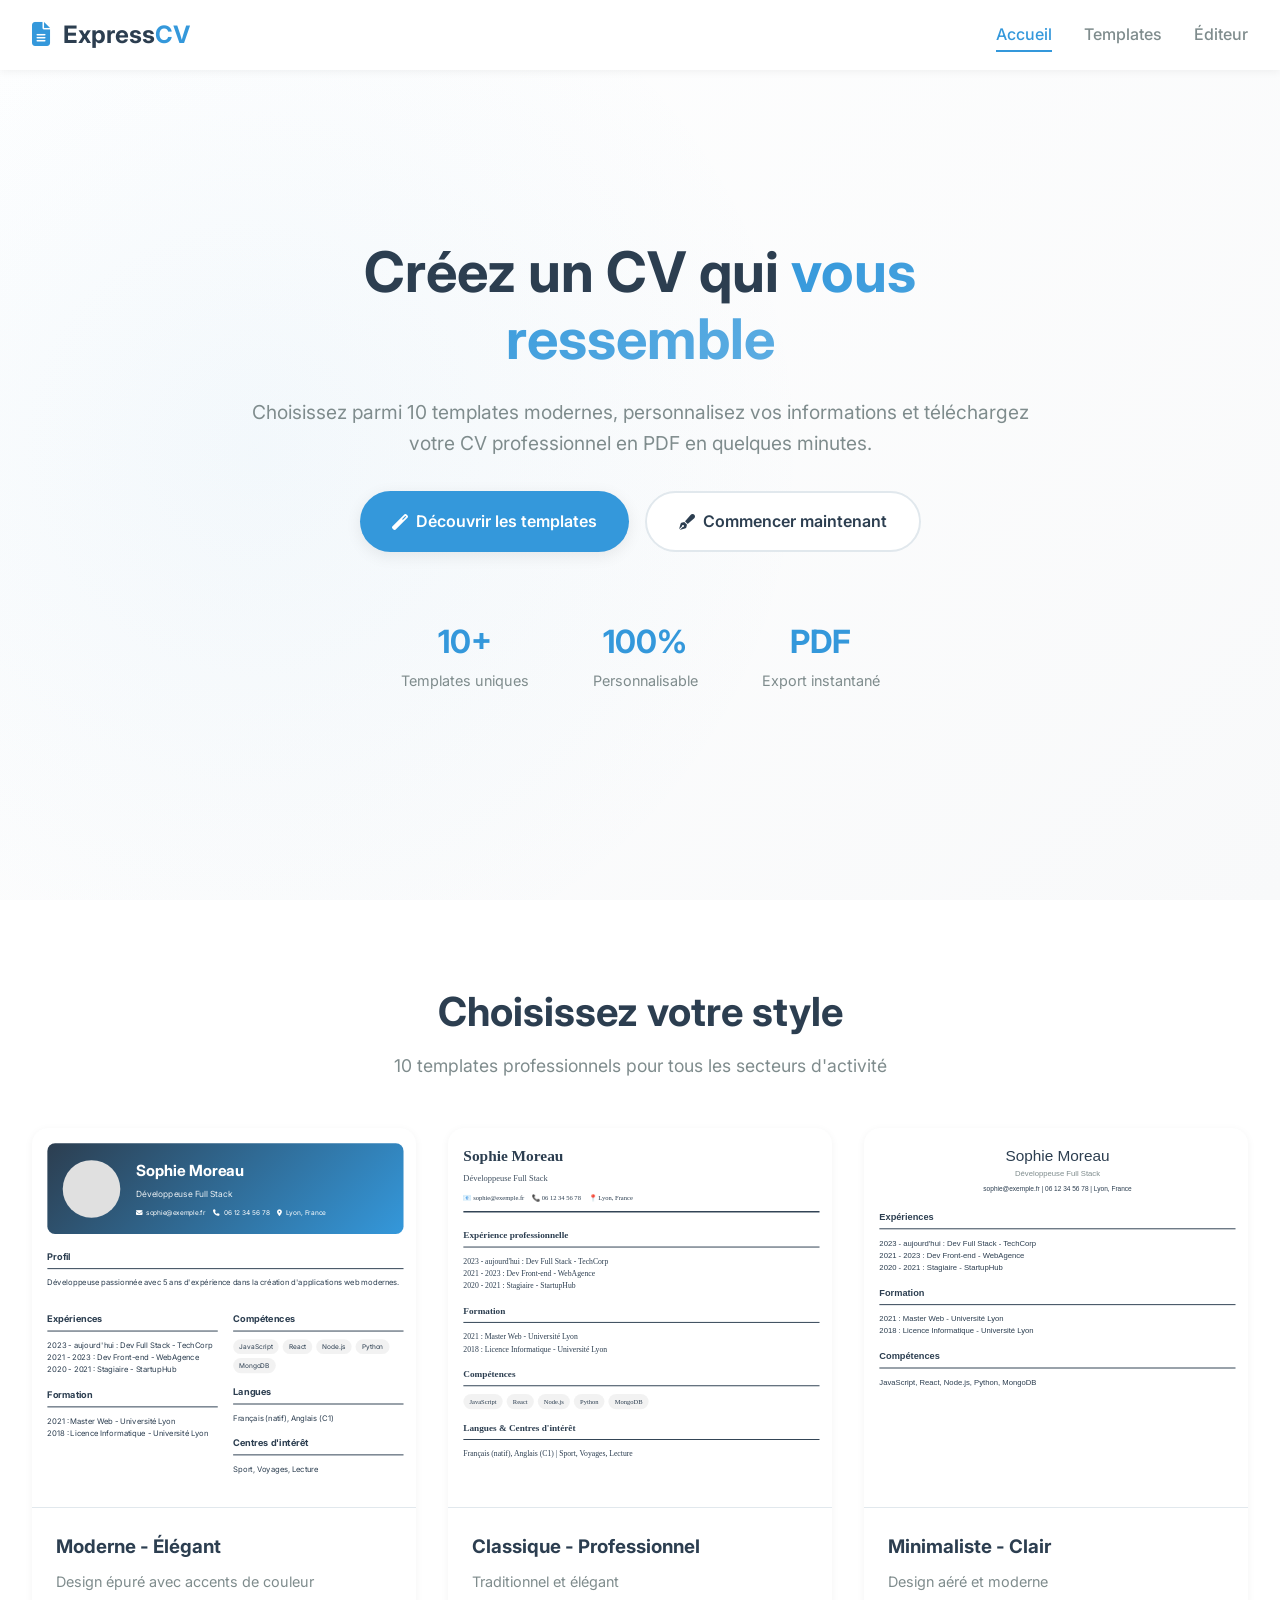
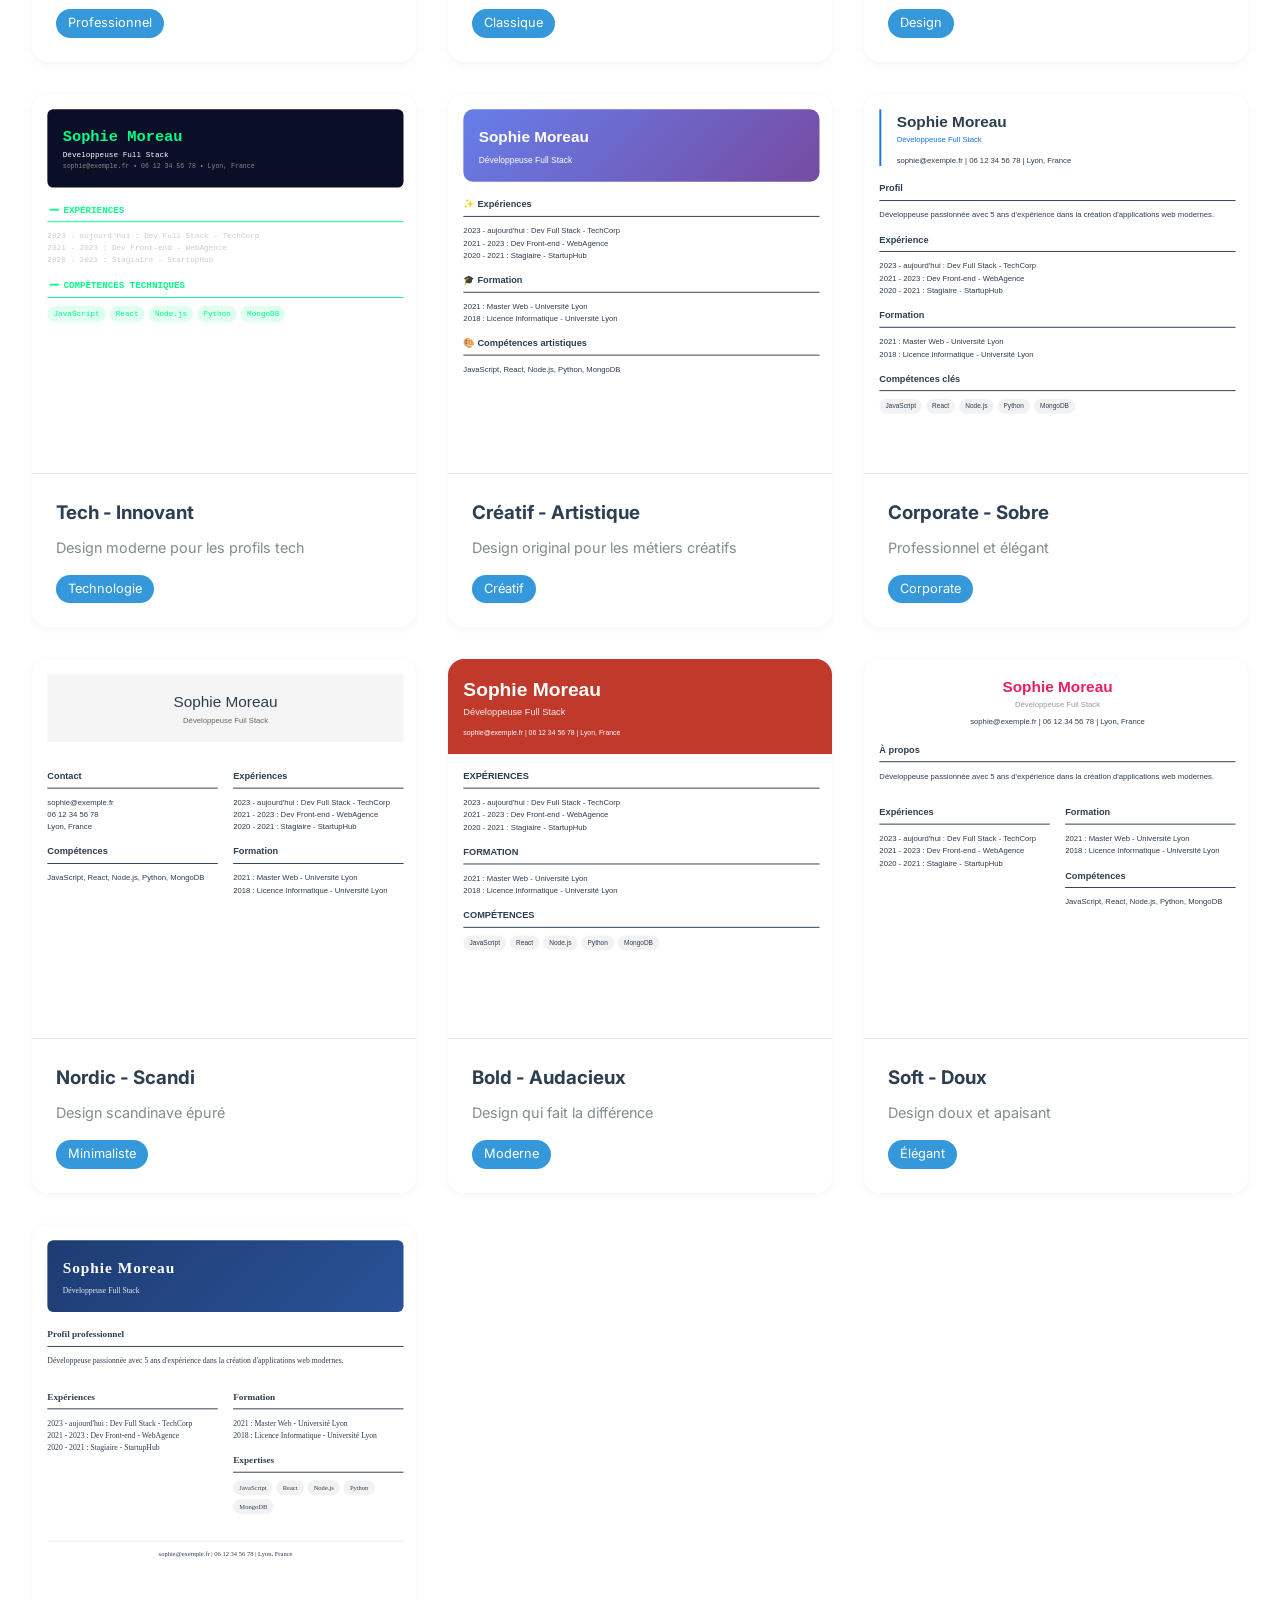
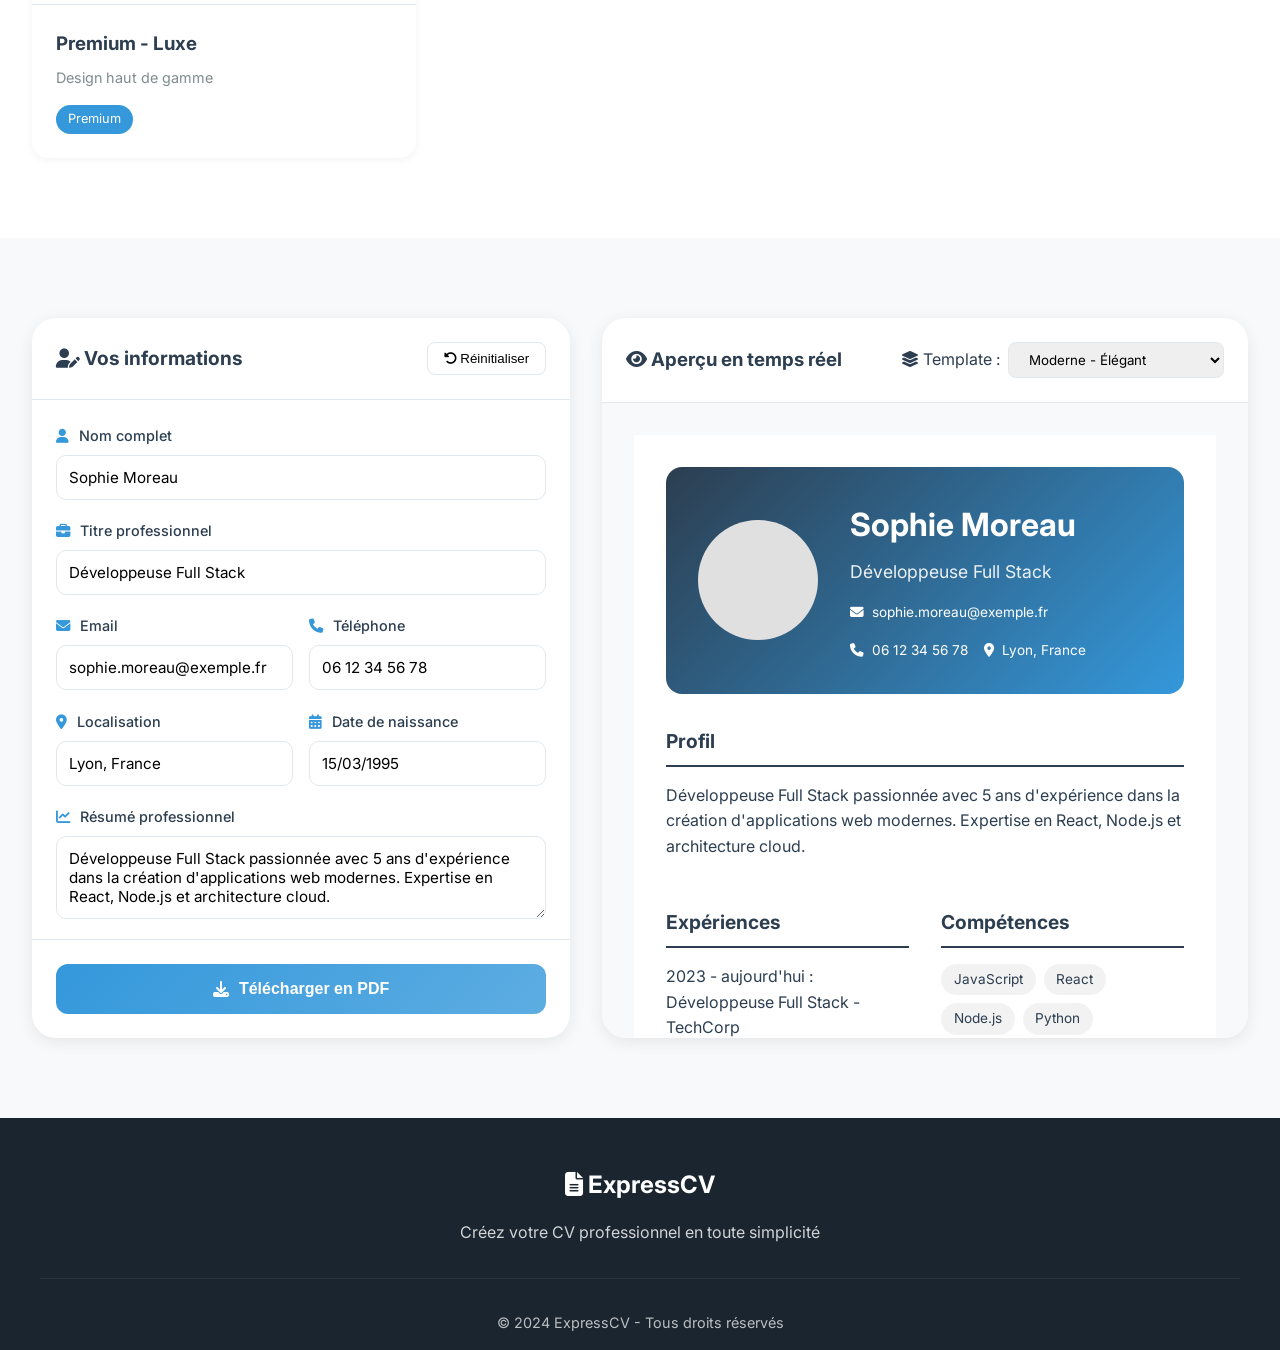
<file: index.html>
<!DOCTYPE html>
<html lang="fr">
<head>
    <meta charset="UTF-8">
    <meta name="viewport" content="width=device-width, initial-scale=1.0, user-scalable=yes">
    <title>Express CV - Créateur de CV Professionnel</title>
    <meta name="description" content="Créez votre CV professionnel en quelques minutes avec nos 10 templates modernes et élégants">
    <link rel="preconnect" href="https://fonts.googleapis.com">
    <link rel="preconnect" href="https://fonts.gstatic.com" crossorigin>
    <link href="https://fonts.googleapis.com/css2?family=Inter:opsz,wght@14..32,300;14..32,400;14..32,500;14..32,600;14..32,700&display=swap" rel="stylesheet">
    <link rel="stylesheet" href="https://cdnjs.cloudflare.com/ajax/libs/font-awesome/6.4.0/css/all.min.css">
    <link rel="stylesheet" href="main.css">
    <link rel="stylesheet" href="templates.css">
</head>
<body>
    <!-- Navigation -->
    <nav class="navbar">
        <div class="nav-container">
            <div class="logo">
                <i class="fas fa-file-alt"></i>
                <span>Express<span class="logo-highlight">CV</span></span>
            </div>
            <div class="nav-links">
                <a href="#home" class="nav-link active">Accueil</a>
                <a href="#templates" class="nav-link">Templates</a>
                <a href="#editor" class="nav-link">Éditeur</a>
            </div>
        </div>
    </nav>

    <!-- Hero Section -->
    <section id="home" class="hero">
        <div class="hero-content">
            <h1 class="hero-title">
                Créez un CV qui
                <span class="hero-highlight">vous ressemble</span>
            </h1>
            <p class="hero-subtitle">
                Choisissez parmi 10 templates modernes, personnalisez vos informations 
                et téléchargez votre CV professionnel en PDF en quelques minutes.
            </p>
            <div class="hero-buttons">
                <a href="#templates" class="btn-primary">
                    <i class="fas fa-magic"></i>
                    Découvrir les templates
                </a>
                <a href="#editor" class="btn-secondary">
                    <i class="fas fa-pen-fancy"></i>
                    Commencer maintenant
                </a>
            </div>
        </div>
        <div class="hero-stats">
            <div class="stat">
                <span class="stat-number">10+</span>
                <span class="stat-label">Templates uniques</span>
            </div>
            <div class="stat">
                <span class="stat-number">100%</span>
                <span class="stat-label">Personnalisable</span>
            </div>
            <div class="stat">
                <span class="stat-number">PDF</span>
                <span class="stat-label">Export instantané</span>
            </div>
        </div>
    </section>

    <!-- Templates Gallery -->
    <section id="templates" class="templates-section">
        <div class="section-header">
            <h2>Choisissez votre style</h2>
            <p>10 templates professionnels pour tous les secteurs d'activité</p>
        </div>
        <div class="templates-grid" id="templatesGrid">
            <!-- Les templates seront générés dynamiquement -->
        </div>
    </section>

    <!-- Editor Section -->
    <section id="editor" class="editor-section">
        <div class="editor-container">
            <!-- Formulaire -->
            <div class="editor-form">
                <div class="form-header">
                    <h3><i class="fas fa-user-edit"></i> Vos informations</h3>
                    <button class="btn-reset" id="resetBtn">
                        <i class="fas fa-undo-alt"></i> Réinitialiser
                    </button>
                </div>
                
                <div class="form-scroll">
                    <div class="form-group">
                        <label><i class="fas fa-user"></i> Nom complet</label>
                        <input type="text" id="fullname" placeholder="Sophie Moreau" value="Sophie Moreau">
                    </div>

                    <div class="form-group">
                        <label><i class="fas fa-briefcase"></i> Titre professionnel</label>
                        <input type="text" id="jobtitle" placeholder="Développeuse Full Stack" value="Développeuse Full Stack">
                    </div>

                    <div class="form-row">
                        <div class="form-group">
                            <label><i class="fas fa-envelope"></i> Email</label>
                            <input type="email" id="email" placeholder="sophie@exemple.fr" value="sophie.moreau@exemple.fr">
                        </div>
                        <div class="form-group">
                            <label><i class="fas fa-phone"></i> Téléphone</label>
                            <input type="tel" id="phone" placeholder="06 12 34 56 78" value="06 12 34 56 78">
                        </div>
                    </div>

                    <div class="form-row">
                        <div class="form-group">
                            <label><i class="fas fa-map-marker-alt"></i> Localisation</label>
                            <input type="text" id="location" placeholder="Lyon, France" value="Lyon, France">
                        </div>
                        <div class="form-group">
                            <label><i class="fas fa-calendar-alt"></i> Date de naissance</label>
                            <input type="text" id="birthdate" placeholder="15/03/1995" value="15/03/1995">
                        </div>
                    </div>

                    <div class="form-group">
                        <label><i class="fas fa-chart-line"></i> Résumé professionnel</label>
                        <textarea id="summary" rows="3" placeholder="Brève description de votre parcours...">Développeuse Full Stack passionnée avec 5 ans d'expérience dans la création d'applications web modernes. Expertise en React, Node.js et architecture cloud.</textarea>
                    </div>

                    <div class="form-group">
                        <label><i class="fas fa-briefcase"></i> Expériences professionnelles</label>
                        <textarea id="experience" rows="4" placeholder="Une ligne par expérience">2023 - aujourd'hui : Développeuse Full Stack - TechCorp
2021 - 2023 : Développeuse Front-end - WebAgence
2020 - 2021 : Stagiaire développeuse - StartupHub</textarea>
                    </div>

                    <div class="form-group">
                        <label><i class="fas fa-graduation-cap"></i> Formation</label>
                        <textarea id="education" rows="3" placeholder="Vos diplômes">2021 : Master Développement Web - Université Lyon
2018 : Licence Informatique - Université Lyon</textarea>
                    </div>

                    <div class="form-group">
                        <label><i class="fas fa-code"></i> Compétences</label>
                        <textarea id="skills" rows="2" placeholder="Séparées par des virgules">JavaScript, React, Node.js, Python, MongoDB, Git, Docker</textarea>
                    </div>

                    <div class="form-row">
                        <div class="form-group">
                            <label><i class="fas fa-language"></i> Langues</label>
                            <input type="text" id="languages" placeholder="Français (natif), Anglais (C1)" value="Français (natif), Anglais (C1)">
                        </div>
                        <div class="form-group">
                            <label><i class="fas fa-heart"></i> Centres d'intérêt</label>
                            <input type="text" id="interests" placeholder="Sport, Voyages, Lecture" value="Sport, Voyages, Lecture">
                        </div>
                    </div>

                    <div class="form-group">
                        <label><i class="fas fa-camera"></i> Photo professionnelle</label>
                        <div class="photo-upload">
                            <div id="photoContainer" class="photo-placeholder">
                                <i class="fas fa-cloud-upload-alt"></i>
                                <span>Cliquez pour ajouter</span>
                            </div>
                            <input type="file" id="photoUpload" accept="image/jpeg, image/png, image/jpg">
                        </div>
                    </div>
                </div>

                <div class="form-actions">
                    <button id="downloadPdfBtn" class="btn-download">
                        <i class="fas fa-download"></i>
                        Télécharger en PDF
                    </button>
                </div>
            </div>

            <!-- Preview Area -->
            <div class="editor-preview">
                <div class="preview-header">
                    <h3><i class="fas fa-eye"></i> Aperçu en temps réel</h3>
                    <div class="template-selector">
                        <label><i class="fas fa-layer-group"></i> Template :</label>
                        <select id="templateSelect">
                            <option value="1">Moderne - Élégant</option>
                            <option value="2">Classique - Professionnel</option>
                            <option value="3">Minimaliste - Clair</option>
                            <option value="4">Tech - Innovant</option>
                            <option value="5">Créatif - Artistique</option>
                            <option value="6">Corporate - Sobre</option>
                            <option value="7">Nordic - Scandi</option>
                            <option value="8">Bold - Audacieux</option>
                            <option value="9">Soft - Doux</option>
                            <option value="10">Premium - Luxe</option>
                        </select>
                    </div>
                </div>
                <div id="cvPreview" class="cv-preview">
                    <!-- Le CV sera généré ici -->
                </div>
            </div>
        </div>
    </section>

    <footer class="footer">
        <div class="footer-content">
            <div class="footer-logo">
                <i class="fas fa-file-alt"></i>
                <span>ExpressCV</span>
            </div>
            <p class="footer-text">Créez votre CV professionnel en toute simplicité</p>
            <div class="footer-bottom">
                <p>&copy; 2024 ExpressCV - Tous droits réservés</p>
            </div>
        </div>
    </footer>

    <div id="toast" class="toast"></div>

    <script src="templates.js"></script>
    <script src="pdf-generator.js"></script>
    <script src="app.js"></script>
</body>
</html>
</file>
<file: main.css>
:root {
    /* Palette de couleurs élégante */
    --primary: #2c3e50;
    --primary-dark: #1a252f;
    --secondary: #34495e;
    --accent: #3498db;
    --accent-light: #5dade2;
    --success: #27ae60;
    --text-dark: #2c3e50;
    --text-light: #7f8c8d;
    --bg-light: #f8f9fa;
    --bg-white: #ffffff;
    --border: #e1e8ed;
    --shadow-sm: 0 2px 8px rgba(0, 0, 0, 0.05);
    --shadow-md: 0 4px 16px rgba(0, 0, 0, 0.08);
    --shadow-lg: 0 8px 32px rgba(0, 0, 0, 0.12);
    --shadow-xl: 0 16px 48px rgba(0, 0, 0, 0.16);
}

* {
    margin: 0;
    padding: 0;
    box-sizing: border-box;
}

body {
    font-family: 'Inter', sans-serif;
    background: var(--bg-light);
    color: var(--text-dark);
    line-height: 1.6;
    overflow-x: hidden;
}

/* Navigation */
.navbar {
    position: fixed;
    top: 0;
    width: 100%;
    background: var(--bg-white);
    box-shadow: var(--shadow-sm);
    z-index: 1000;
    backdrop-filter: blur(10px);
    background: rgba(255, 255, 255, 0.95);
}

.nav-container {
    max-width: 1400px;
    margin: 0 auto;
    padding: 1rem 2rem;
    display: flex;
    justify-content: space-between;
    align-items: center;
}

.logo {
    font-size: 1.5rem;
    font-weight: 700;
    color: var(--text-dark);
}

.logo i {
    color: var(--accent);
    margin-right: 8px;
}

.logo-highlight {
    color: var(--accent);
}

.nav-links {
    display: flex;
    gap: 2rem;
}

.nav-link {
    text-decoration: none;
    color: var(--text-light);
    font-weight: 500;
    transition: all 0.3s ease;
    position: relative;
}

.nav-link::after {
    content: '';
    position: absolute;
    bottom: -4px;
    left: 0;
    width: 0;
    height: 2px;
    background: var(--accent);
    transition: width 0.3s ease;
}

.nav-link:hover::after,
.nav-link.active::after {
    width: 100%;
}

.nav-link:hover,
.nav-link.active {
    color: var(--accent);
}

/* Hero Section */
.hero {
    min-height: 100vh;
    display: flex;
    flex-direction: column;
    justify-content: center;
    align-items: center;
    text-align: center;
    padding: 6rem 2rem 4rem;
    background: linear-gradient(135deg, var(--bg-white) 0%, var(--bg-light) 100%);
    position: relative;
    overflow: hidden;
}

.hero::before {
    content: '';
    position: absolute;
    top: 0;
    left: 0;
    right: 0;
    bottom: 0;
    background: radial-gradient(circle at 20% 50%, rgba(52, 152, 219, 0.05) 0%, transparent 50%);
    pointer-events: none;
}

.hero-content {
    max-width: 800px;
    z-index: 1;
    animation: fadeInUp 1s ease;
}

.hero-title {
    font-size: 3.5rem;
    font-weight: 700;
    margin-bottom: 1.5rem;
    line-height: 1.2;
}

.hero-highlight {
    background: linear-gradient(135deg, var(--accent), var(--accent-light));
    background-clip: text;
    -webkit-background-clip: text;
    color: transparent;
}

.hero-subtitle {
    font-size: 1.2rem;
    color: var(--text-light);
    margin-bottom: 2rem;
    line-height: 1.6;
}

.hero-buttons {
    display: flex;
    gap: 1rem;
    justify-content: center;
    flex-wrap: wrap;
}

.btn-primary, .btn-secondary {
    padding: 1rem 2rem;
    border-radius: 50px;
    text-decoration: none;
    font-weight: 600;
    transition: all 0.3s ease;
    display: inline-flex;
    align-items: center;
    gap: 8px;
}

.btn-primary {
    background: var(--accent);
    color: white;
    box-shadow: var(--shadow-md);
}

.btn-primary:hover {
    transform: translateY(-2px);
    box-shadow: var(--shadow-lg);
    background: var(--accent-light);
}

.btn-secondary {
    background: var(--bg-white);
    color: var(--text-dark);
    border: 2px solid var(--border);
}

.btn-secondary:hover {
    transform: translateY(-2px);
    border-color: var(--accent);
    color: var(--accent);
}

.hero-stats {
    display: flex;
    gap: 4rem;
    margin-top: 4rem;
    z-index: 1;
    animation: fadeInUp 1s ease 0.2s backwards;
}

.stat {
    text-align: center;
}

.stat-number {
    display: block;
    font-size: 2rem;
    font-weight: 700;
    color: var(--accent);
}

.stat-label {
    color: var(--text-light);
    font-size: 0.9rem;
}

/* Templates Section */
.templates-section {
    padding: 5rem 2rem;
    background: var(--bg-white);
}

.section-header {
    text-align: center;
    margin-bottom: 3rem;
}

.section-header h2 {
    font-size: 2.5rem;
    margin-bottom: 0.5rem;
}

.section-header p {
    color: var(--text-light);
    font-size: 1.1rem;
}

.templates-grid {
    max-width: 1400px;
    margin: 0 auto;
    display: grid;
    grid-template-columns: repeat(auto-fill, minmax(300px, 1fr));
    gap: 2rem;
}

.template-card {
    background: var(--bg-white);
    border-radius: 16px;
    overflow: hidden;
    box-shadow: var(--shadow-sm);
    transition: all 0.4s ease;
    cursor: pointer;
    position: relative;
}

.template-card:hover {
    transform: translateY(-8px);
    box-shadow: var(--shadow-xl);
}

.template-preview {
    height: 400px;
    background: var(--bg-light);
    position: relative;
    overflow: hidden;
}

.template-preview iframe {
    width: 100%;
    height: 100%;
    border: none;
    transform: scale(0.8);
    transform-origin: 0 0;
    pointer-events: none;
}

.template-info {
    padding: 1.5rem;
}

.template-info h3 {
    margin-bottom: 0.5rem;
}

.template-info p {
    color: var(--text-light);
    font-size: 0.9rem;
    margin-bottom: 1rem;
}

.template-badge {
    display: inline-block;
    padding: 4px 12px;
    background: var(--accent);
    color: white;
    border-radius: 20px;
    font-size: 0.8rem;
}

/* Editor Section */
.editor-section {
    padding: 5rem 2rem;
    background: var(--bg-light);
}

.editor-container {
    max-width: 1400px;
    margin: 0 auto;
    display: grid;
    grid-template-columns: 1fr 1.2fr;
    gap: 2rem;
}

.editor-form {
    background: var(--bg-white);
    border-radius: 24px;
    box-shadow: var(--shadow-md);
    overflow: hidden;
    display: flex;
    flex-direction: column;
    height: 80vh;
}

.form-header {
    padding: 1.5rem;
    border-bottom: 1px solid var(--border);
    display: flex;
    justify-content: space-between;
    align-items: center;
}

.form-header h3 {
    font-size: 1.2rem;
}

.btn-reset {
    padding: 0.5rem 1rem;
    background: none;
    border: 1px solid var(--border);
    border-radius: 8px;
    cursor: pointer;
    transition: all 0.3s ease;
}

.btn-reset:hover {
    background: var(--bg-light);
}

.form-scroll {
    flex: 1;
    overflow-y: auto;
    padding: 1.5rem;
}

.form-group {
    margin-bottom: 1.2rem;
}

.form-group label {
    display: block;
    margin-bottom: 0.5rem;
    font-weight: 500;
    font-size: 0.9rem;
}

.form-group label i {
    color: var(--accent);
    margin-right: 6px;
}

.form-group input,
.form-group textarea,
.form-group select {
    width: 100%;
    padding: 0.75rem;
    border: 1px solid var(--border);
    border-radius: 10px;
    font-family: inherit;
    font-size: 0.95rem;
    transition: all 0.3s ease;
}

.form-group input:focus,
.form-group textarea:focus,
.form-group select:focus {
    outline: none;
    border-color: var(--accent);
    box-shadow: 0 0 0 3px rgba(52, 152, 219, 0.1);
}

.form-row {
    display: grid;
    grid-template-columns: 1fr 1fr;
    gap: 1rem;
}

.photo-upload {
    position: relative;
}

.photo-placeholder {
    width: 100px;
    height: 100px;
    border-radius: 50%;
    background: var(--bg-light);
    border: 2px dashed var(--border);
    display: flex;
    flex-direction: column;
    align-items: center;
    justify-content: center;
    cursor: pointer;
    transition: all 0.3s ease;
}

.photo-placeholder:hover {
    border-color: var(--accent);
    background: rgba(52, 152, 219, 0.05);
}

.photo-placeholder i {
    font-size: 2rem;
    color: var(--text-light);
    margin-bottom: 0.5rem;
}

.photo-placeholder span {
    font-size: 0.8rem;
    color: var(--text-light);
}

#photoUpload {
    position: absolute;
    opacity: 0;
    width: 100px;
    height: 100px;
    cursor: pointer;
}

.form-actions {
    padding: 1.5rem;
    border-top: 1px solid var(--border);
}

.btn-download {
    width: 100%;
    padding: 1rem;
    background: linear-gradient(135deg, var(--accent), var(--accent-light));
    color: white;
    border: none;
    border-radius: 12px;
    font-weight: 600;
    font-size: 1rem;
    cursor: pointer;
    transition: all 0.3s ease;
    display: flex;
    align-items: center;
    justify-content: center;
    gap: 10px;
}

.btn-download:hover {
    transform: translateY(-2px);
    box-shadow: var(--shadow-lg);
}

.editor-preview {
    background: var(--bg-white);
    border-radius: 24px;
    box-shadow: var(--shadow-md);
    overflow: hidden;
    display: flex;
    flex-direction: column;
    height: 80vh;
}

.preview-header {
    padding: 1.5rem;
    border-bottom: 1px solid var(--border);
    display: flex;
    justify-content: space-between;
    align-items: center;
    flex-wrap: wrap;
    gap: 1rem;
}

.template-selector {
    display: flex;
    align-items: center;
    gap: 0.5rem;
}

.template-selector select {
    padding: 0.5rem 1rem;
    border: 1px solid var(--border);
    border-radius: 8px;
    font-family: inherit;
    cursor: pointer;
}

.cv-preview {
    flex: 1;
    overflow-y: auto;
    padding: 2rem;
    background: var(--bg-light);
}

/* Footer */
.footer {
    background: var(--primary-dark);
    color: white;
    padding: 3rem 2rem 1rem;
}

.footer-content {
    max-width: 1200px;
    margin: 0 auto;
    text-align: center;
}

.footer-logo {
    font-size: 1.5rem;
    font-weight: 700;
    margin-bottom: 1rem;
}

.footer-text {
    margin-bottom: 2rem;
    opacity: 0.8;
}

.footer-bottom {
    padding-top: 2rem;
    border-top: 1px solid rgba(255, 255, 255, 0.1);
    font-size: 0.9rem;
    opacity: 0.7;
}

/* Toast Notification */
.toast {
    position: fixed;
    bottom: 2rem;
    right: 2rem;
    padding: 1rem 1.5rem;
    background: var(--primary-dark);
    color: white;
    border-radius: 12px;
    box-shadow: var(--shadow-lg);
    transform: translateX(400px);
    transition: transform 0.3s ease;
    z-index: 1000;
}

.toast.show {
    transform: translateX(0);
}

/* Animations */
@keyframes fadeInUp {
    from {
        opacity: 0;
        transform: translateY(30px);
    }
    to {
        opacity: 1;
        transform: translateY(0);
    }
}

@keyframes fadeIn {
    from {
        opacity: 0;
    }
    to {
        opacity: 1;
    }
}

/* Responsive */
@media (max-width: 1024px) {
    .editor-container {
        grid-template-columns: 1fr;
        height: auto;
    }
    
    .editor-form,
    .editor-preview {
        height: auto;
        min-height: 500px;
    }
    
    .hero-title {
        font-size: 2.5rem;
    }
}

@media (max-width: 768px) {
    .nav-container {
        flex-direction: column;
        gap: 1rem;
    }
    
    .hero-stats {
        gap: 2rem;
    }
    
    .form-row {
        grid-template-columns: 1fr;
    }
    
    .templates-grid {
        grid-template-columns: 1fr;
    }
}
/* ===== GALLERY TEMPLATE PREVIEWS ===== */
.template-preview {
    height: 380px;
    background: var(--bg-light);
    position: relative;
    overflow: hidden;
    border-bottom: 1px solid var(--border);
}

.template-preview-scaler {
    position: absolute;
    top: 0;
    left: 0;
    width: 210%;   /* zone de rendu 2x plus large = scale 0.48 */
    transform: scale(0.48);
    transform-origin: top left;
    pointer-events: none;
    background: white;
}

.template-preview-scaler .cv-content {
    min-height: 800px;
    padding: 2rem;
    background: white;
}

/* ===== PDF / IMPRESSION UNE SEULE PAGE ===== */
@media print {
    /* Cache tout sauf le CV */
    body > *:not(#print-root) { display: none !important; }

    @page {
        size: A4 portrait;
        margin: 8mm;
    }

    .cv-content {
        width: 100% !important;
        max-width: 100% !important;
        padding: 0 !important;
        margin: 0 !important;
        font-size: 0.78rem !important;
        line-height: 1.35 !important;
        page-break-inside: avoid;
        overflow: hidden;
    }

    /* Compresse les sections pour tout faire tenir */
    .cv-content .cv-section { margin: 0.6rem 0 !important; }
    .cv-content .cv-section h3 { font-size: 0.85rem !important; margin-bottom: 0.3rem !important; padding-bottom: 0.2rem !important; }
    .cv-content .cv-name { font-size: 1.4rem !important; }
    .cv-content .cv-job { font-size: 0.9rem !important; }
    .cv-content .cv-header { padding: 1rem !important; margin-bottom: 1rem !important; }
    .cv-content .cv-text { font-size: 0.78rem !important; line-height: 1.3 !important; }
    .cv-content .skill-tag { font-size: 0.72rem !important; padding: 0.15rem 0.5rem !important; }
    .cv-content .flex-2cols { gap: 1rem !important; }
    * { -webkit-print-color-adjust: exact !important; print-color-adjust: exact !important; }
}
</file>
<file: templates.css>
/* Template 1: Moderne - Élégant */
.template-1 {
    font-family: 'Inter', sans-serif;
    background: white;
}

.template-1 .cv-header {
    background: linear-gradient(135deg, #2c3e50, #3498db);
    color: white;
    padding: 2rem;
    border-radius: 16px;
    margin-bottom: 2rem;
}

/* Template 2: Classique - Professionnel */
.template-2 {
    font-family: 'Georgia', serif;
    background: white;
}

.template-2 .cv-header {
    border-bottom: 3px solid #2c3e50;
    padding-bottom: 1rem;
    margin-bottom: 2rem;
}

/* Template 3: Minimaliste - Clair */
.template-3 {
    font-family: -apple-system, BlinkMacSystemFont, sans-serif;
    background: #fafafa;
}

.template-3 .cv-card {
    background: white;
    padding: 2rem;
    border-radius: 8px;
    box-shadow: 0 2px 8px rgba(0,0,0,0.05);
}

/* Template 4: Tech - Innovant */
.template-4 {
    font-family: 'SF Mono', monospace;
    background: #0a0e27;
    color: #00ff88;
}

.template-4 .cv-card {
    background: #0f1322;
    border: 1px solid #00ff8820;
}

/* Template 5: Créatif - Artistique */
.template-5 {
    font-family: 'Poppins', sans-serif;
    background: linear-gradient(135deg, #667eea 0%, #764ba2 100%);
}

.template-5 .cv-card {
    background: white;
    border-radius: 30px;
    overflow: hidden;
}

/* Template 6: Corporate - Sobre */
.template-6 {
    font-family: 'Roboto', sans-serif;
    background: #f0f2f5;
}

.template-6 .cv-card {
    background: white;
    border-left: 4px solid #1a73e8;
}

/* Template 7: Nordic - Scandi */
.template-7 {
    font-family: 'Nunito', sans-serif;
    background: #e8f0f2;
}

.template-7 .cv-card {
    background: white;
    border-radius: 16px;
    box-shadow: 0 8px 24px rgba(0,0,0,0.05);
}

/* Template 8: Bold - Audacieux */
.template-8 {
    font-family: 'Montserrat', sans-serif;
    background: #1a1a2e;
}

.template-8 .cv-card {
    background: #16213e;
    color: #eee;
}

/* Template 9: Soft - Doux */
.template-9 {
    font-family: 'Quicksand', sans-serif;
    background: #fdeff2;
}

.template-9 .cv-card {
    background: white;
    border-radius: 24px;
    box-shadow: 0 4px 12px rgba(0,0,0,0.1);
}

/* Template 10: Premium - Luxe */
.template-10 {
    font-family: 'Playfair Display', serif;
    background: #1a1a1a;
}

.template-10 .cv-card {
    background: linear-gradient(135deg, #1e3c72 0%, #2a5298 100%);
    color: white;
}

/* Styles communs pour tous les templates */
.cv-content {
    padding: 2rem;
}

.cv-header {
    display: flex;
    gap: 2rem;
    align-items: center;
    margin-bottom: 2rem;
    flex-wrap: wrap;
}

.cv-photo {
    width: 120px;
    height: 120px;
    border-radius: 50%;
    object-fit: cover;
}

.cv-titles {
    flex: 1;
}

.cv-name {
    font-size: 2rem;
    font-weight: 700;
    margin-bottom: 0.5rem;
}

.cv-job {
    font-size: 1.1rem;
    opacity: 0.9;
    margin-bottom: 1rem;
}

.cv-contact {
    display: flex;
    flex-wrap: wrap;
    gap: 1rem;
    font-size: 0.85rem;
}

.contact-item {
    display: flex;
    align-items: center;
    gap: 0.5rem;
}

.cv-section {
    margin: 1.5rem 0;
}

.cv-section h3 {
    font-size: 1.2rem;
    margin-bottom: 1rem;
    padding-bottom: 0.5rem;
    border-bottom: 2px solid currentColor;
}

.cv-text {
    line-height: 1.6;
    white-space: pre-line;
}

.skills-list {
    display: flex;
    flex-wrap: wrap;
    gap: 0.5rem;
    margin-top: 0.5rem;
}

.skill-tag {
    padding: 0.3rem 0.8rem;
    background: rgba(0,0,0,0.05);
    border-radius: 20px;
    font-size: 0.85rem;
}

.flex-2cols {
    display: grid;
    grid-template-columns: 1fr 1fr;
    gap: 2rem;
}

@media (max-width: 768px) {
    .flex-2cols {
        grid-template-columns: 1fr;
        gap: 1rem;
    }
    
    .cv-header {
        flex-direction: column;
        text-align: center;
    }
    
    .cv-contact {
        justify-content: center;
    }
}
</file>
